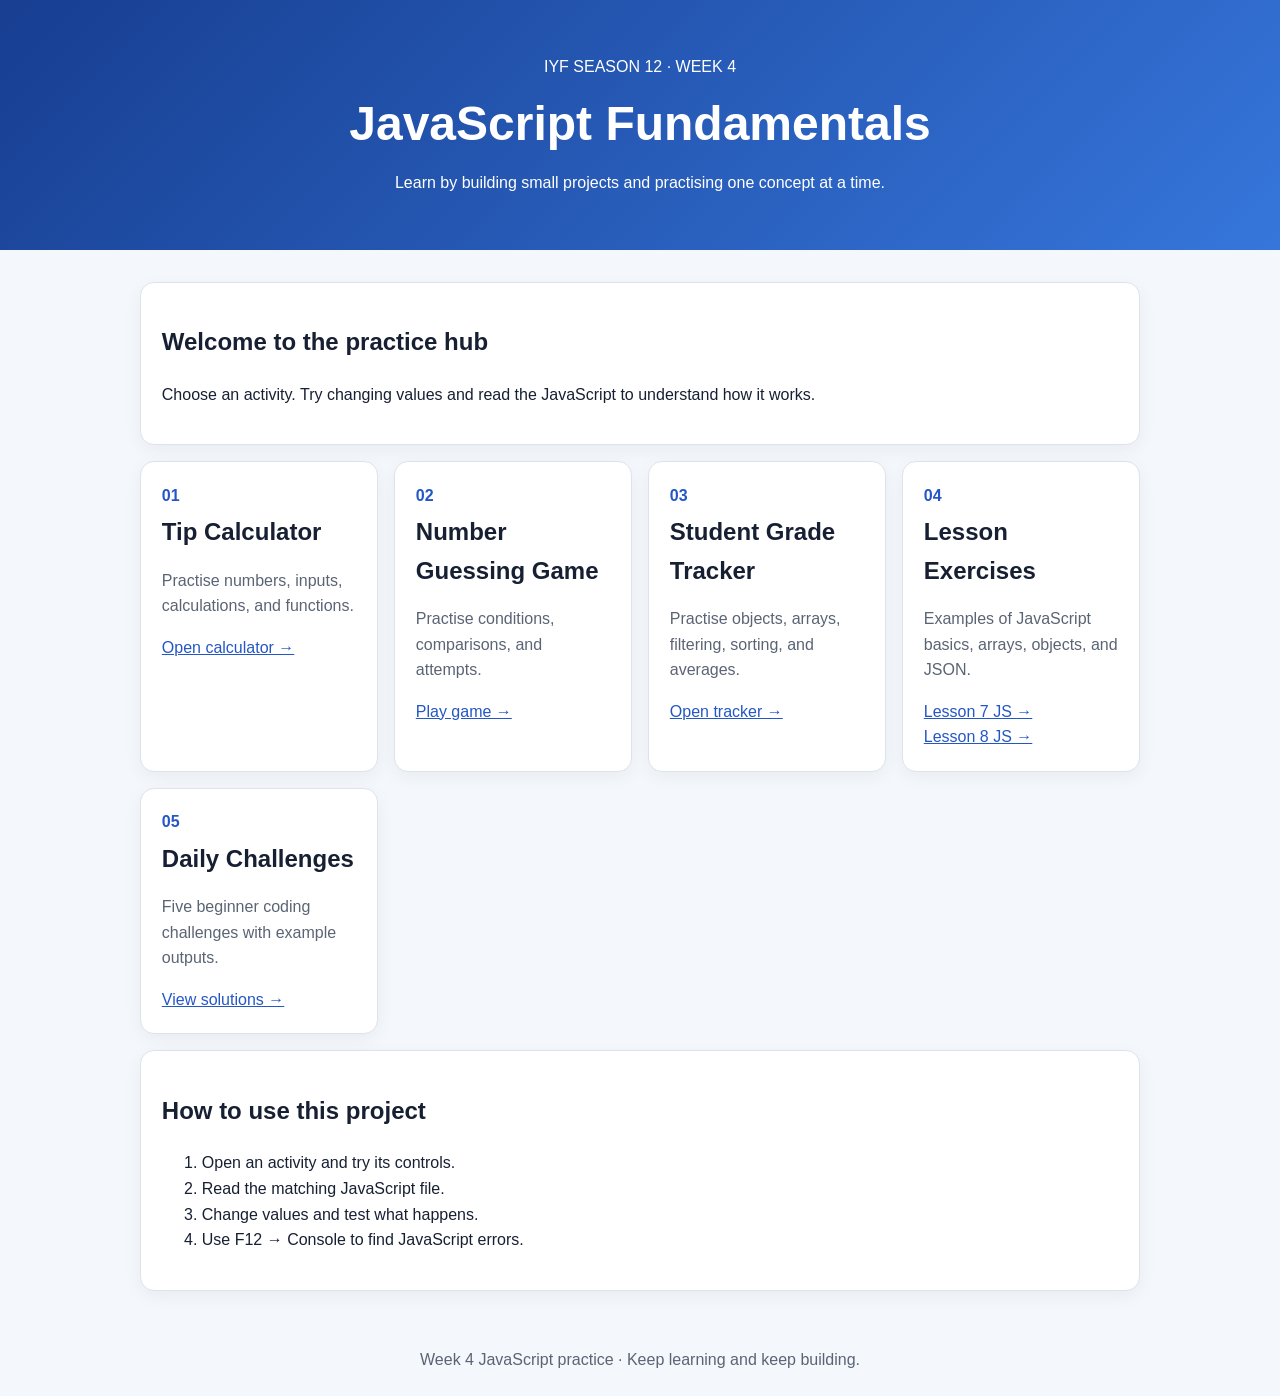
<file: index.html>
<!doctype html>
<html lang="en"><head><meta charset="UTF-8"><meta name="viewport" content="width=device-width,initial-scale=1"><title>Week 4 | JavaScript Fundamentals</title><link rel="stylesheet" href="styles.css"></head>
<body><header class="hero"><p>IYF SEASON 12 · WEEK 4</p><h1>JavaScript Fundamentals</h1><p>Learn by building small projects and practising one concept at a time.</p></header>
<main class="wrap"><section class="panel"><h2>Welcome to the practice hub</h2><p>Choose an activity. Try changing values and read the JavaScript to understand how it works.</p></section>
<section class="cards">
<article><span>01</span><h2>Tip Calculator</h2><p>Practise numbers, inputs, calculations, and functions.</p><a href="tip-calculator.html">Open calculator →</a></article>
<article><span>02</span><h2>Number Guessing Game</h2><p>Practise conditions, comparisons, and attempts.</p><a href="guessing-game.html">Play game →</a></article>
<article><span>03</span><h2>Student Grade Tracker</h2><p>Practise objects, arrays, filtering, sorting, and averages.</p><a href="grade-tracker.html">Open tracker →</a></article>
<article><span>04</span><h2>Lesson Exercises</h2><p>Examples of JavaScript basics, arrays, objects, and JSON.</p><a href="exercises/lesson-7-basics.js">Lesson 7 JS →</a><br><a href="exercises/lesson-8-arrays-objects.js">Lesson 8 JS →</a></article>
<article><span>05</span><h2>Daily Challenges</h2><p>Five beginner coding challenges with example outputs.</p><a href="challenges/daily-challenges.js">View solutions →</a></article>
</section><section class="panel"><h2>How to use this project</h2><ol><li>Open an activity and try its controls.</li><li>Read the matching JavaScript file.</li><li>Change values and test what happens.</li><li>Use F12 → Console to find JavaScript errors.</li></ol></section></main><footer>Week 4 JavaScript practice · Keep learning and keep building.</footer></body></html>
</file>
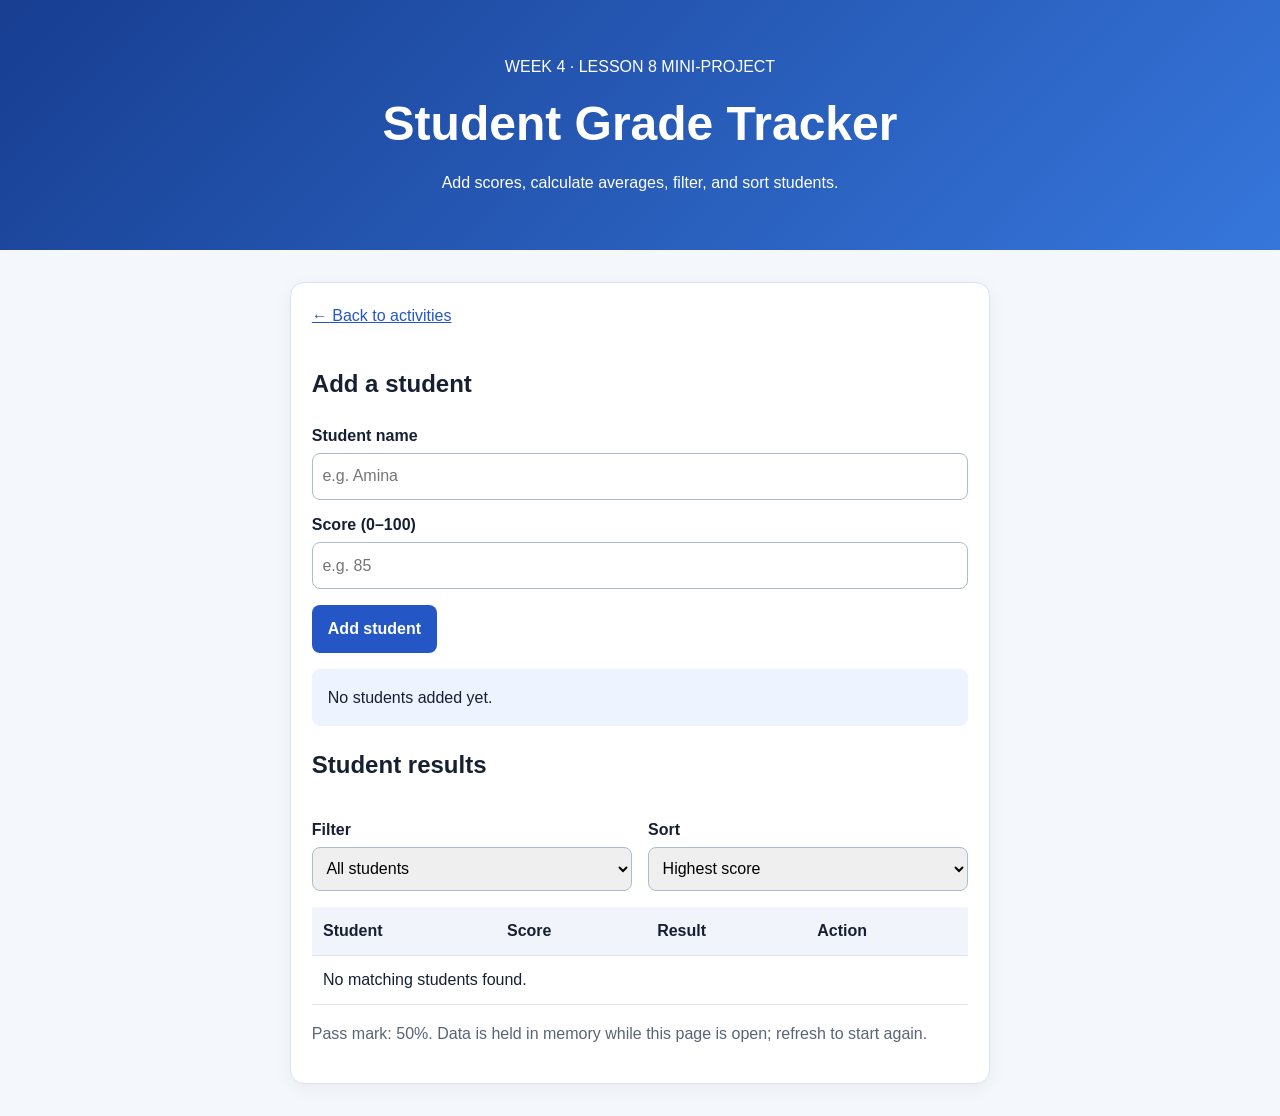
<file: grade-tracker.html>
<!doctype html><html lang="en"><head><meta charset="UTF-8"><meta name="viewport" content="width=device-width,initial-scale=1"><title>Student Grade Tracker</title><link rel="stylesheet" href="styles.css"><script src="grade-tracker.js" defer></script></head><body><header class="hero"><p>WEEK 4 · LESSON 8 MINI-PROJECT</p><h1>Student Grade Tracker</h1><p>Add scores, calculate averages, filter, and sort students.</p></header><main class="wrap"><section class="app"><a class="back" href="index.html">← Back to activities</a><h2>Add a student</h2><form id="student-form"><label for="student-name">Student name</label><input id="student-name" maxlength="40" required placeholder="e.g. Amina"><label for="student-score">Score (0–100)</label><input id="student-score" type="number" min="0" max="100" step="1" required placeholder="e.g. 85"><div class="actions"><button type="submit">Add student</button></div></form><div id="summary" class="result" aria-live="polite">No students added yet.</div><h2>Student results</h2><div class="row"><div><label for="filter">Filter</label><select id="filter"><option value="all">All students</option><option value="pass">Pass (50 and above)</option><option value="fail">Below 50</option></select></div><div><label for="sort">Sort</label><select id="sort"><option value="high">Highest score</option><option value="low">Lowest score</option><option value="name">Name A–Z</option></select></div></div><div class="table-wrap"><table><thead><tr><th>Student</th><th>Score</th><th>Result</th><th>Action</th></tr></thead><tbody id="student-list"><tr><td colspan="4">No students yet.</td></tr></tbody></table></div><p class="muted">Pass mark: 50%. Data is held in memory while this page is open; refresh to start again.</p></section></main></body></html>
</file>
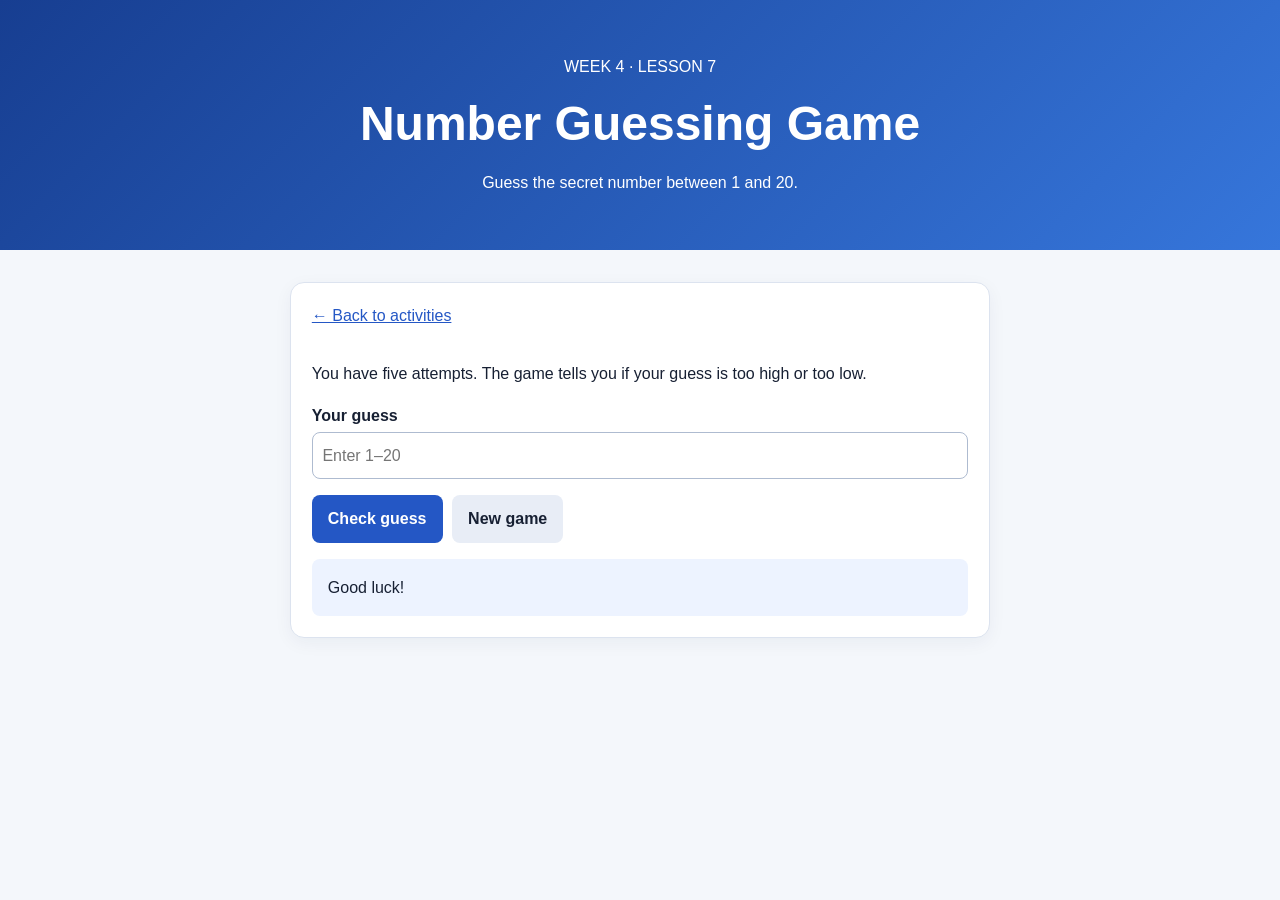
<file: guessing-game.html>
<!doctype html><html lang="en"><head><meta charset="UTF-8"><meta name="viewport" content="width=device-width,initial-scale=1"><title>Number Guessing Game</title><link rel="stylesheet" href="styles.css"><script src="guessing-game.js" defer></script></head><body><header class="hero"><p>WEEK 4 · LESSON 7</p><h1>Number Guessing Game</h1><p>Guess the secret number between 1 and 20.</p></header><main class="wrap"><section class="app"><a class="back" href="index.html">← Back to activities</a><p>You have five attempts. The game tells you if your guess is too high or too low.</p><label for="guess">Your guess</label><input id="guess" type="number" min="1" max="20" step="1" placeholder="Enter 1–20"><div class="actions"><button id="check">Check guess</button><button class="alt" id="new-game">New game</button></div><div id="message" class="result" aria-live="polite">Good luck!</div></section></main></body></html>
</file>
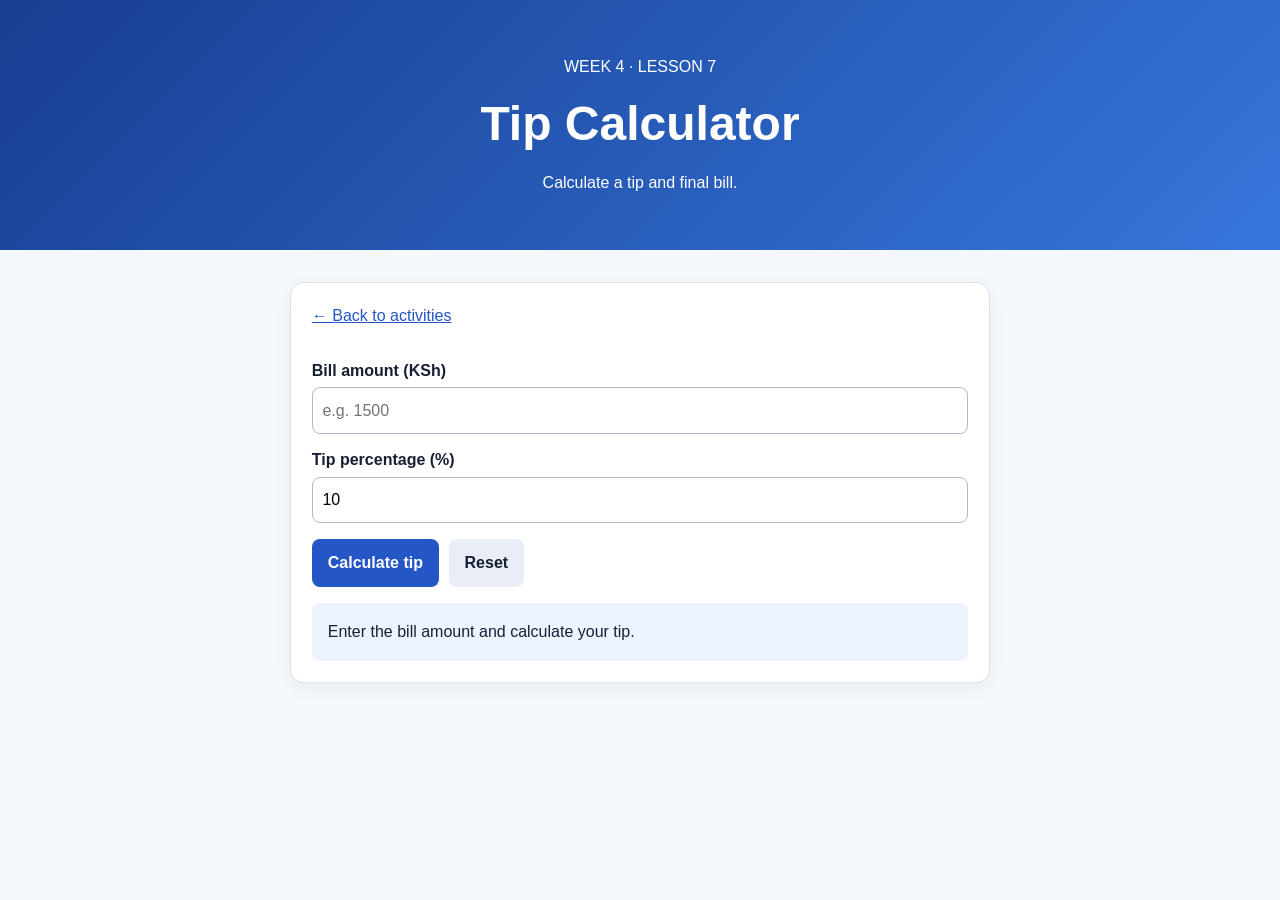
<file: tip-calculator.html>
<!doctype html><html lang="en"><head><meta charset="UTF-8"><meta name="viewport" content="width=device-width,initial-scale=1"><title>Tip Calculator</title><link rel="stylesheet" href="styles.css"><script src="tip-calculator.js" defer></script></head><body><header class="hero"><p>WEEK 4 · LESSON 7</p><h1>Tip Calculator</h1><p>Calculate a tip and final bill.</p></header><main class="wrap"><section class="app"><a class="back" href="index.html">← Back to activities</a><label for="bill">Bill amount (KSh)</label><input id="bill" type="number" min="0" step=".01" placeholder="e.g. 1500"><label for="tip">Tip percentage (%)</label><input id="tip" type="number" min="0" max="100" value="10"><div class="actions"><button id="calculate">Calculate tip</button><button class="alt" id="reset">Reset</button></div><div id="result" class="result" aria-live="polite">Enter the bill amount and calculate your tip.</div></section></main></body></html>
</file>
<file: styles.css>
:root{--ink:#172033;--muted:#5b6475;--paper:#f4f7fb;--blue:#2457c5;--line:#dce3ef}*{box-sizing:border-box}body{margin:0;background:var(--paper);color:var(--ink);font:16px/1.6 Arial,sans-serif}.hero{text-align:center;padding:3rem 1rem;color:white;background:linear-gradient(135deg,#173e91,#3676db)}.hero h1{font-size:clamp(2rem,5vw,3rem);margin:.2rem}.hero p{margin:.4rem auto}.wrap{width:min(100% - 2rem,1000px);margin:2rem auto}.panel,article,.app{background:white;border:1px solid var(--line);border-radius:14px;padding:1.3rem;margin-bottom:1rem;box-shadow:0 5px 18px #192d500d}.cards{display:grid;grid-template-columns:repeat(auto-fit,minmax(230px,1fr));gap:1rem;margin:1rem 0}.cards article{margin:0}.cards span{color:var(--blue);font-weight:bold}.cards h2{margin:.3rem 0}.cards p,.muted{color:var(--muted)}a{color:var(--blue)}.app{max-width:700px;margin:1.5rem auto}.back{display:inline-block;margin-bottom:1rem}label{display:block;font-weight:bold;margin:.8rem 0 .25rem}input,select{width:100%;min-height:44px;padding:.6rem;border:1px solid #aebbd0;border-radius:8px;font:inherit}.row{display:grid;grid-template-columns:1fr 1fr;gap:1rem}.actions{display:flex;gap:.6rem;flex-wrap:wrap;margin-top:1rem}button{border:0;border-radius:8px;padding:.7rem 1rem;background:var(--blue);color:white;font:inherit;font-weight:bold;cursor:pointer}button.alt{background:#e8edf6;color:var(--ink)}button:hover{filter:brightness(.92)}input:focus,select:focus,button:focus-visible,a:focus-visible{outline:3px solid #9ab9ff;outline-offset:2px}.result{margin-top:1rem;padding:1rem;border-radius:8px;background:#edf3ff}.success{background:#eaf7f0;color:#16734a}.error{background:#fff0ef;color:#b42318}.table-wrap{overflow-x:auto;margin-top:1rem}table{width:100%;border-collapse:collapse}th,td{text-align:left;padding:.7rem;border-bottom:1px solid var(--line)}th{background:#f1f4fa}footer{text-align:center;padding:1.5rem;color:var(--muted)}@media(max-width:600px){.hero{padding:2rem 1rem}.row{grid-template-columns:1fr;gap:0}.panel,.app,article{padding:1rem}}
</file>
